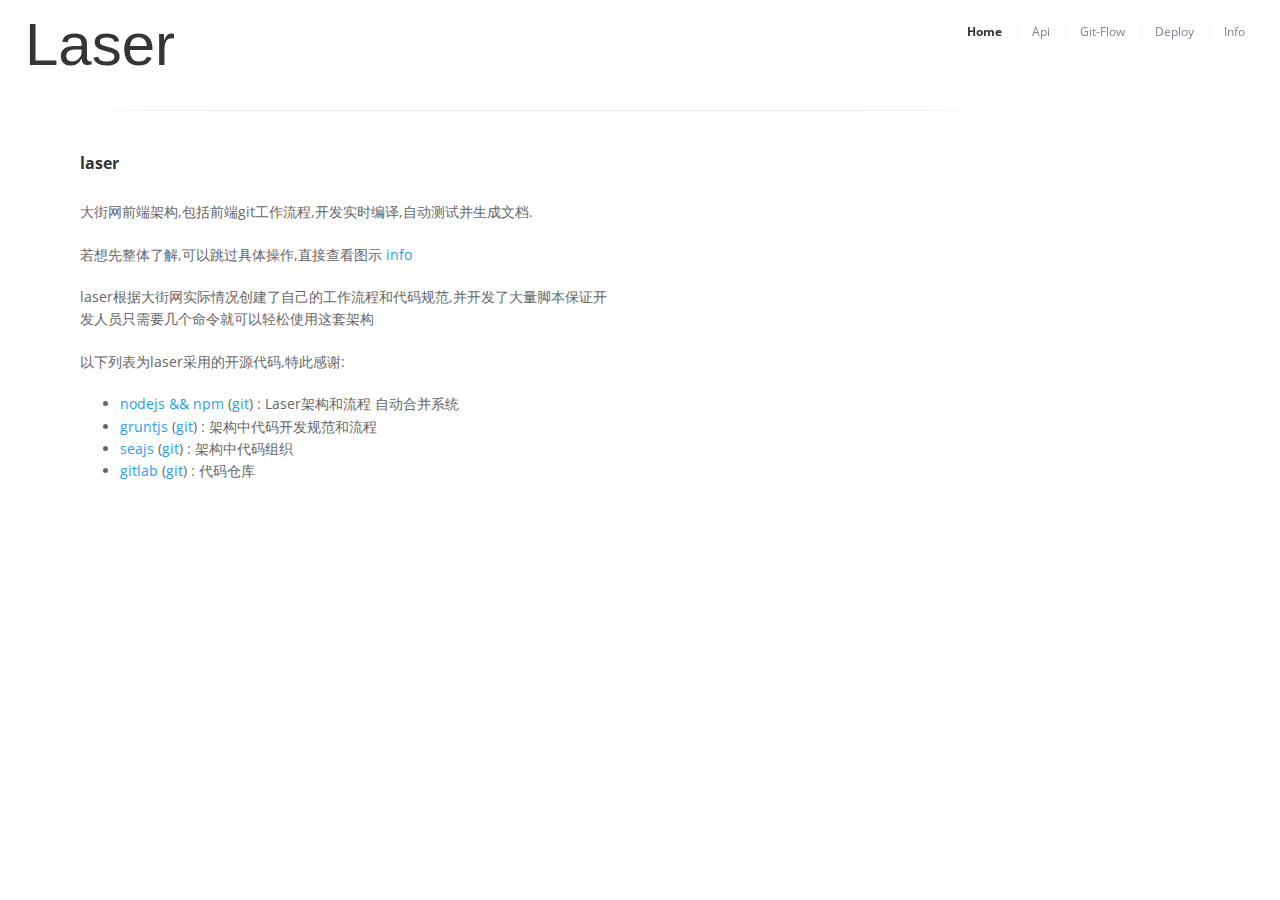
<file: index.html>
<!DOCTYPE HTML>
<html lang="en">
	<head>
		<meta charset="UTF-8">
		<title>Laser - 大街网前端架构</title>
		<link rel="stylesheet" href="http://fonts.googleapis.com/css?family=Open+Sans:300,400,600,700&amp;amp;subset=latin,latin-ext">
		<link media="all" rel="stylesheet" href="css/style.css" type="text/css" />
	</head>
	<body class="inner">
		<section id="content">
		<header>
		<section id="logo">
		<a href="./index.html" title="大街网前端架构">Laser</a>
		</section>
		<nav class="clearfix">
		<a href="./index.html" class="active">Home</a>
		<a href="./api.html">Api</a>
		<a href="./git-flow.html">Git-Flow</a>
		<a href="./deploy.html">Deploy</a>
		<a href="./info.html">Info</a>
		</nav>
		</header>
		<!--[if IE]> 
			<h1> 愿意忍受IE下的混乱样式的就这样看吧,我就不告诉你标准浏览器下会很赏心悦目的</h1>
		<![endif]-->
		<div id="right">
			<section>
			<h3>laser</h3>
			<p>大街网前端架构,包括前端git工作流程,开发实时编译,自动测试并生成文档.</p>
			<p>若想先整体了解,可以跳过具体操作,直接查看图示 <a href="info.html#graphical-show">info</a> </p>
			<p>laser根据大街网实际情况创建了自己的工作流程和代码规范,并开发了大量脚本保证开发人员只需要几个命令就可以轻松使用这套架构</p>
			<p>以下列表为laser采用的开源代码,特此感谢:</p>
			<ul>
				<li>
				<a href="http://nodejs.org/">nodejs && npm</a>
				(<a href="https://github.com/joyent/node">git</a>) : Laser架构和流程 自动合并系统
				</li>
				<li>
				<a href="http://gruntjs.com/">gruntjs</a>
				(<a href="https://github.com/gruntjs/">git</a>) : 架构中代码开发规范和流程
				</li>
				<li>
				<a href="http://seajs.org/">seajs</a>
				(<a href="https://github.com/seajs/seajs">git</a>) : 架构中代码组织
				</li>
				<li>
				<a href="http://gitlab.org/">gitlab</a>
				(<a href="https://github.com/gitlabhq/gitlabhq">git</a>) : 代码仓库
				</li>
			</ul>
			</section>
		</div>
		</section>
	</body>
</html>
</file>
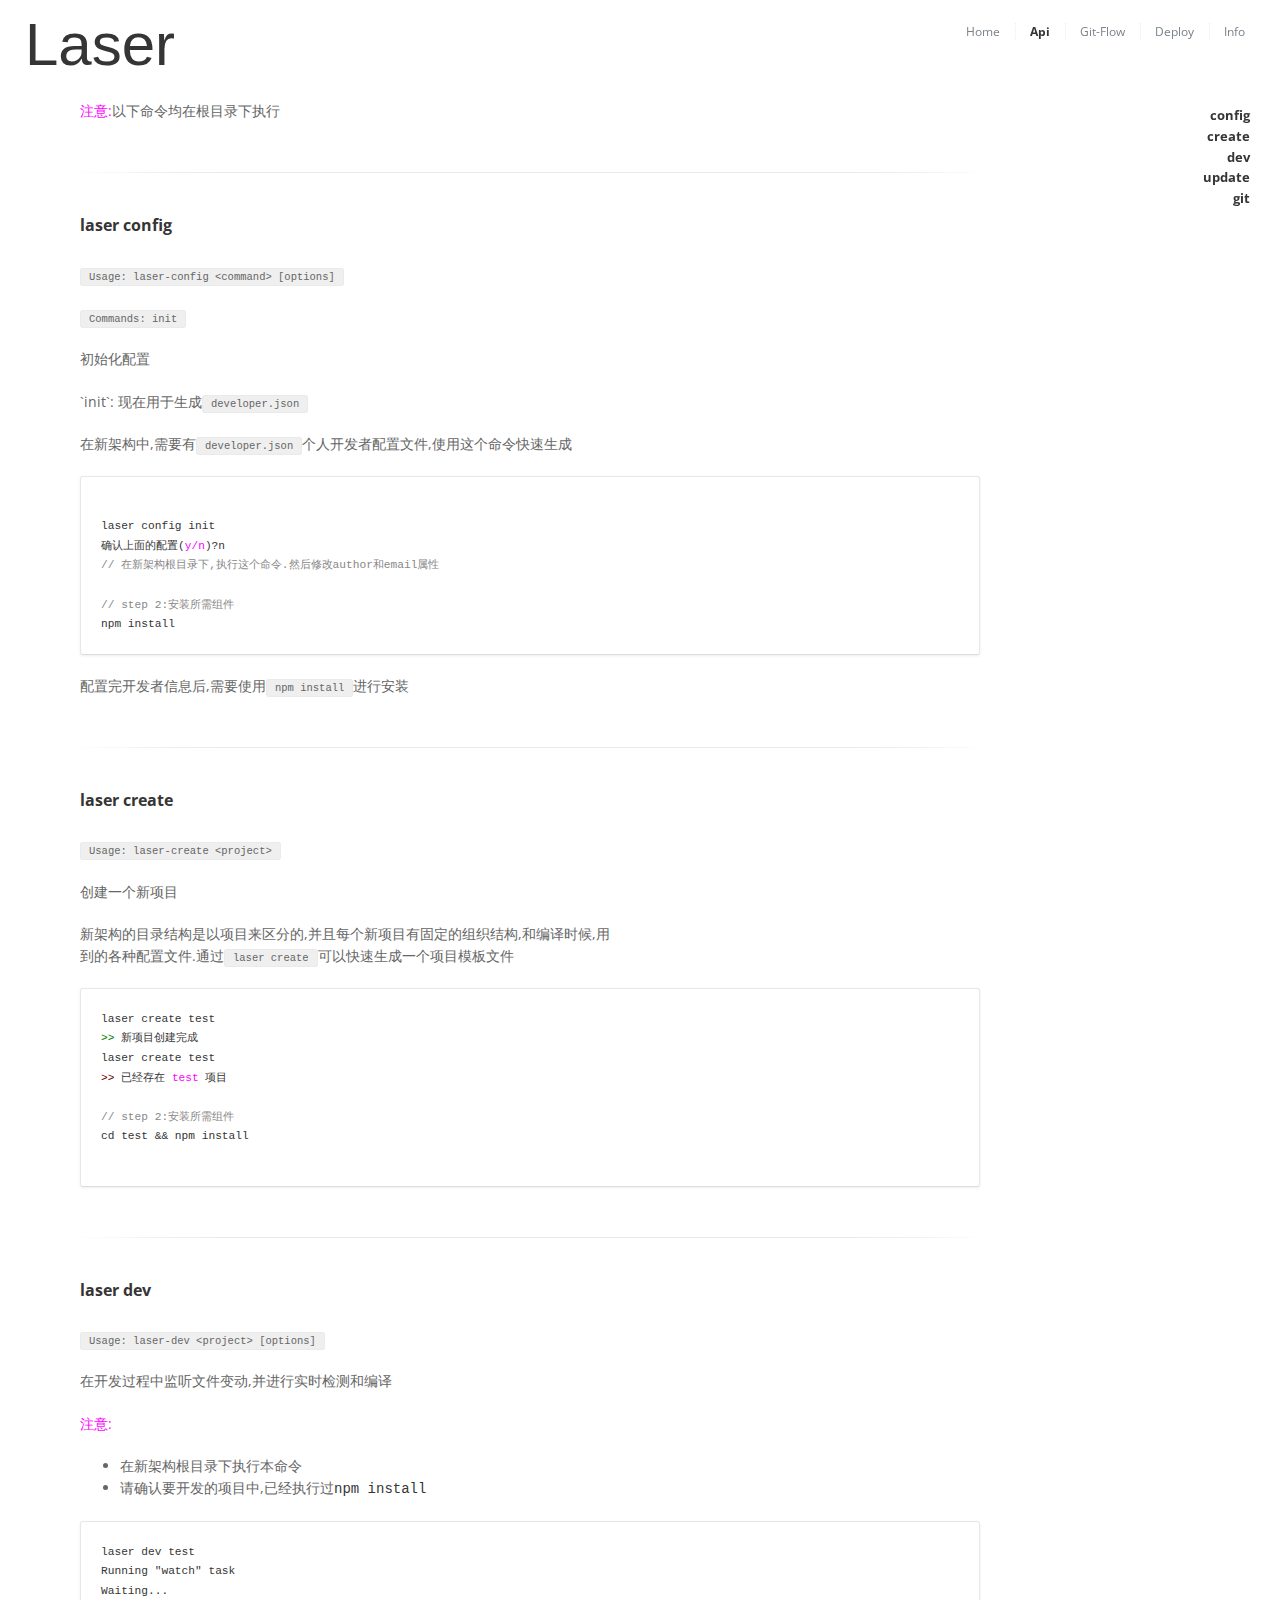
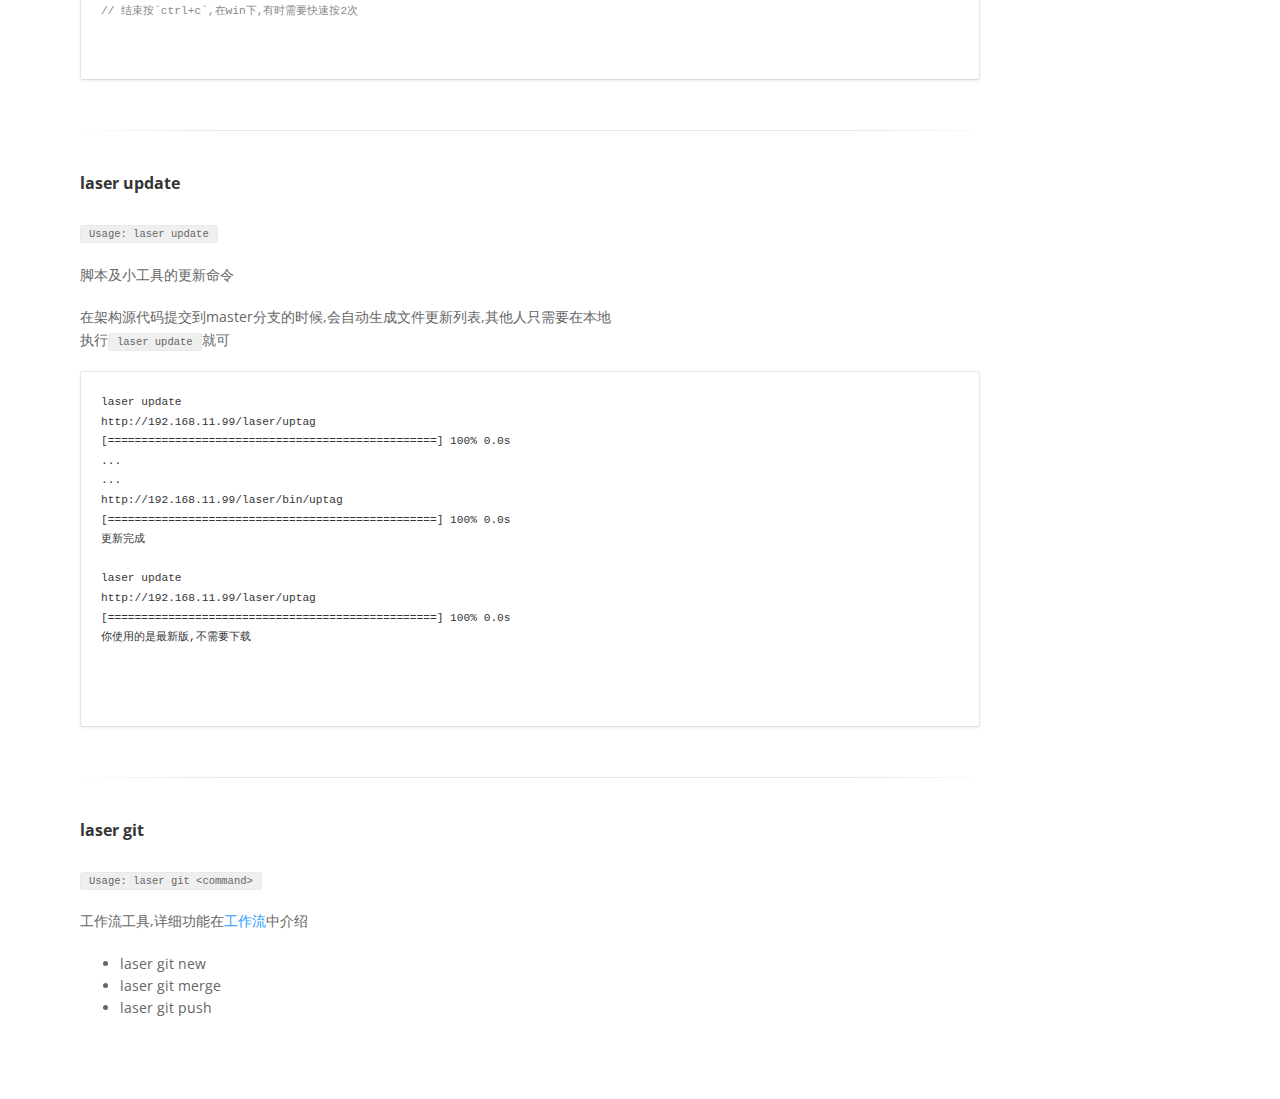
<file: api.html>
<!DOCTYPE HTML>
<html lang="en">
	<head>
		<meta charset="UTF-8">
		<title>Laser - 大街网前端架构</title>
		<link rel="stylesheet" href="http://fonts.googleapis.com/css?family=Open+Sans:300,400,600,700&amp;amp;subset=latin,latin-ext">
		<link media="all" rel="stylesheet" href="css/style.css" type="text/css" />
	</head>
	<body class="inner">
		<section id="content">
		<header>
		<section id="logo">
		<a href="./index.html" title="大街网前端架构">Laser</a>
		</section>
		<nav class="clearfix">
		<a href="./index.html">Home</a>
		<a href="./api.html" class="active">Api</a>
		<a href="./git-flow.html">Git-Flow</a>
		<a href="./deploy.html">Deploy</a>
		<a href="./info.html">Info</a>
		</nav>
		</header>
		<ul id="menu">
			<li>
			<a href="#config">config</a>
			</li>
			<li>
			<a href="#create">create</a>
			</li>
			<li>
			<a href="#dev">dev</a>
			</li>
			<li>
			<a href="#update">update</a>
			</li>
			<li>
			<a href="#git">git</a>
			</li>
		</ul>
		<div id="right">
			<p>
				<span class="code-tip">注意:</span>以下命令均在根目录下执行
			</p>
			<section>
			<h3 id="config">laser config</h3>
			<p><code>Usage: laser-config &lt;command&gt; [options]</code></p>
			<p><code>Commands: init</code></p>
			<p>初始化配置</p>
			<p>`init`: 现在用于生成<code>developer.json</code></p>
			<p>在新架构中,需要有<code>developer.json</code>个人开发者配置文件,使用这个命令快速生成</p>
			
			<pre class="js"><code>
laser config init
确认上面的配置(<span class="code-tip">y/n</span>)?n
<span class="comment">// 在新架构根目录下,执行这个命令.然后修改author和email属性</span>
<span></span>
<span class="comment">// step 2:安装所需组件</span>
npm install
</code></pre>
			<p>配置完开发者信息后,需要使用<code>npm install</code>进行安装</p>
			</section>
			<section id="create">
				<h3>laser create</h3>
				<p><code>Usage: laser-create &lt;project&gt;</code></p>
				<p>创建一个新项目</p>
				<p>新架构的目录结构是以项目来区分的,并且每个新项目有固定的组织结构,和编译时候,用到的各种配置文件.通过<code>laser create</code>可以快速生成一个项目模板文件</p>
				<pre class="js"><code>laser create test
<span class="code-ok">>></span> 新项目创建完成
laser create test
<span class="code-err">>></span> 已经存在 <span class="code-tip">test</span> 项目
<span></span>
<span class="comment">// step 2:安装所需组件</span>
cd test && npm install</code>
				</pre>
			</section>
			<section id="dev">
				<h3>laser dev</h3>
				<p><code>Usage: laser-dev &lt;project&gt; [options]</code></p>
				<p>在开发过程中监听文件变动,并进行实时检测和编译</p>
				<p class="code-tip">注意:</p>
				<ul>
					<li>在新架构根目录下执行本命令</li>
					<li>请确认要开发的项目中,已经执行过<code>npm install</code></li>
				</ul>
				<pre class="js"><code>laser dev test
Running "watch" task
Waiting...
<span class="comment">// 结束按`ctrl+c`,在win下,有时需要快速按2次</span>
</code>
				</pre>
			</section>
			<section id="update">
				<h3>laser update</h3>
				<p><code>Usage: laser update</code></p>
				<p>脚本及小工具的更新命令</p>
				<p>在架构源代码提交到master分支的时候,会自动生成文件更新列表,其他人只需要在本地执行<code>laser update</code>就可</p>
				<pre class="js"><code>laser update
http://192.168.11.99/laser/uptag
[=================================================] 100% 0.0s
...
...
http://192.168.11.99/laser/bin/uptag
[=================================================] 100% 0.0s
更新完成
<span></span>
laser update
http://192.168.11.99/laser/uptag
[=================================================] 100% 0.0s
你使用的是最新版,不需要下载

</code>
				</pre>
			</section>
			<section id="git">
				<h3>laser git</h3>
				<p><code>Usage: laser git &lt;command&gt;</code></p>
				<p>工作流工具,详细功能在<a href='git-flow.html'>工作流</a>中介绍</p>
				<ul>
					<li>laser git new</li>
					<li>laser git merge</li>
					<li>laser git push</li>
				</ul>
			</section>
		</div>
		</section>
	</body>
</html>
</file>
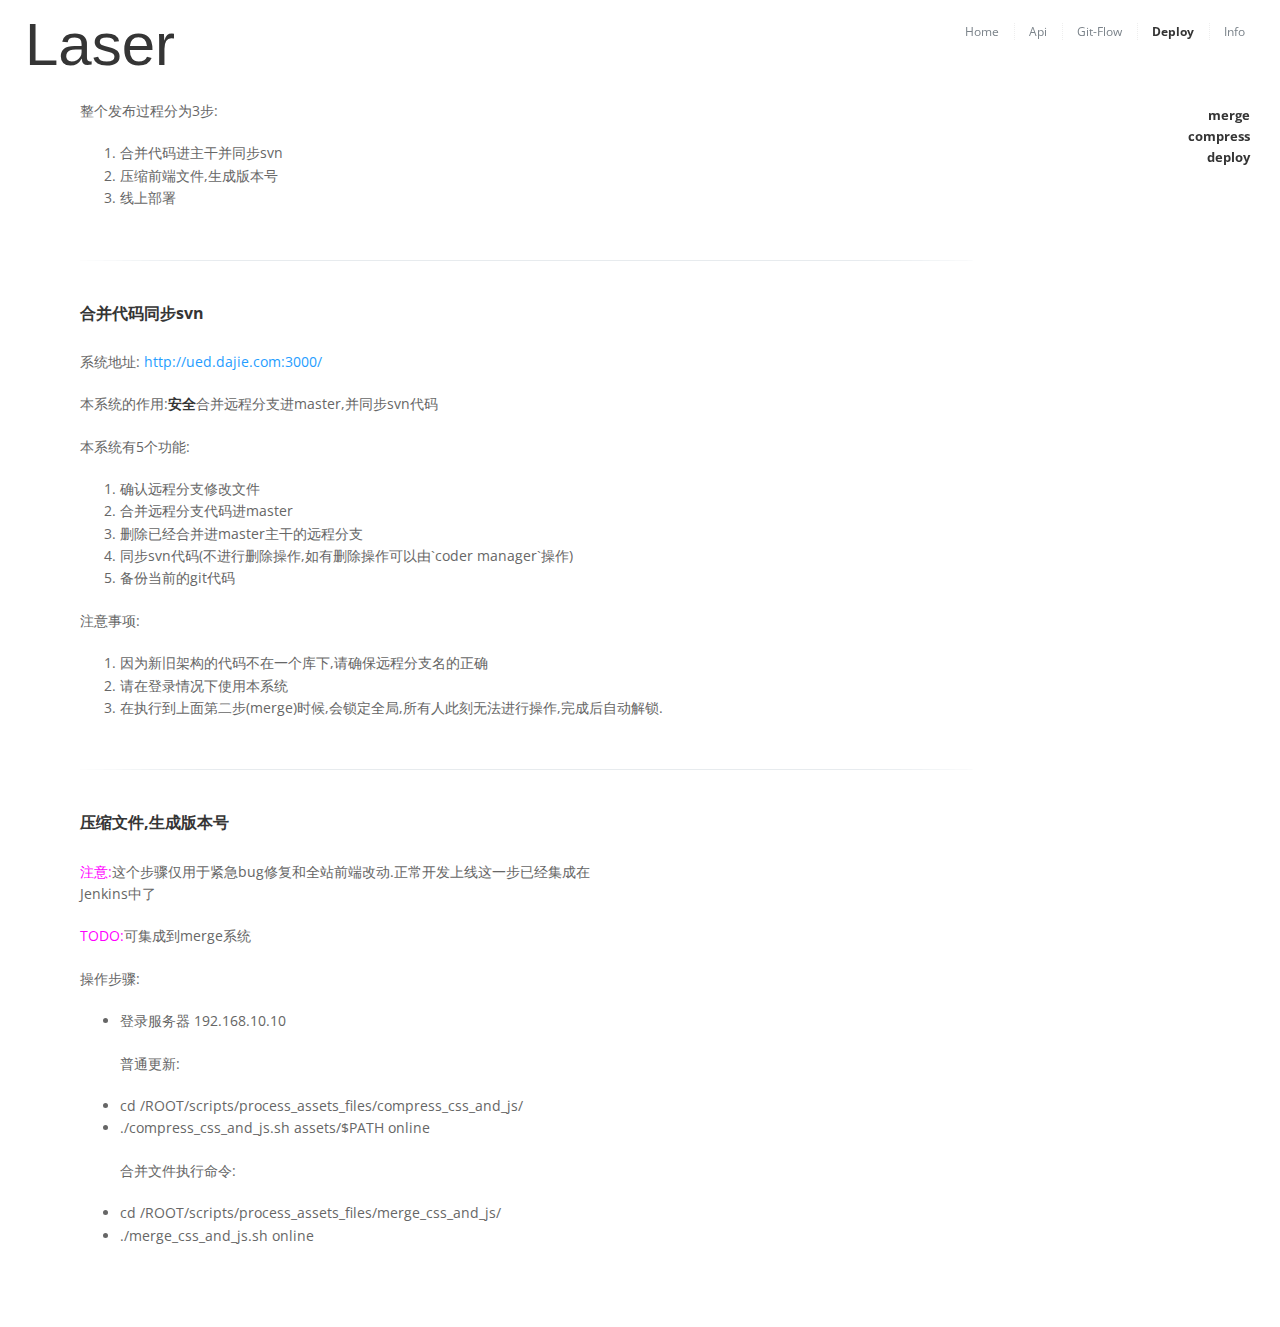
<file: deploy.html>
<!DOCTYPE HTML>
<html lang="en">
	<head>
		<meta charset="UTF-8">
		<title>Laser - 大街网前端架构</title>
		<link rel="stylesheet" href="http://fonts.googleapis.com/css?family=Open+Sans:300,400,600,700&amp;amp;subset=latin,latin-ext">
		<link media="all" rel="stylesheet" href="css/style.css" type="text/css" />
	</head>
	<body class="inner">
		<section id="content">
		<header>
		<section id="logo">
		<a href="./index.html" title="大街网前端架构">Laser</a>
		</section>
		<nav class="clearfix">
		<a href="./index.html">Home</a>
		<a href="./api.html">Api</a>
		<a href="./git-flow.html">Git-Flow</a>
		<a href="./deploy.html" class="active">Deploy</a>
		<a href="./info.html">Info</a>
		</nav>
		</header>
		<ul id="menu">
			<li>
			<a href="#merge">merge</a>
			</li>
			<li>
			<a href="#compress">compress</a>
			</li>
			<li>
			<a href="#deploy">deploy</a>
			</li>
		</ul>
		<div id="right">
			<p>
				整个发布过程分为3步:
			</p>
			<ol>
				<li>合并代码进主干并同步svn</li>
				<li>压缩前端文件,生成版本号</li>
				<li>线上部署</li>
			</ol>
			<section id="merge">
				<h3>合并代码同步svn</h3>
				<p>系统地址: <a href="http://ued.dajie.com:3000/">http://ued.dajie.com:3000/</a></p>
				<p>本系统的作用:<strong>安全</strong>合并远程分支进master,并同步svn代码</p>
				<p>本系统有5个功能:</p>
				<ol>
					<li>确认远程分支修改文件</li>
					<li>合并远程分支代码进master</li>
					<li>删除已经合并进master主干的远程分支</li>
					<li>同步svn代码(不进行删除操作,如有删除操作可以由`coder manager`操作)</li>
					<li>备份当前的git代码</li>
				</ol>
				<p>注意事项:</p>
				<ol>
					<li>因为新旧架构的代码不在一个库下,请确保远程分支名的正确</li>
					<li>请在登录情况下使用本系统</li>
					<li>在执行到上面第二步(merge)时候,会锁定全局,所有人此刻无法进行操作,完成后自动解锁.</li>
				</ol>
			</section>
			<section id='compress'>
			<h3>压缩文件,生成版本号</h3>
			<p><span class="code-tip">注意:</span>这个步骤仅用于紧急bug修复和全站前端改动.正常开发上线这一步已经集成在Jenkins中了</p>
				<p><span class="code-tip">TODO:</span>可集成到merge系统</p>
				<p>操作步骤:</p>
				<ul>
					<li>登录服务器 192.168.10.10</li>
					<p>普通更新:</p>
					<li>cd /ROOT/scripts/process_assets_files/compress_css_and_js/</li>
					<li>./compress_css_and_js.sh assets/$PATH online </li>
					<p>合并文件执行命令:</p>
					<li>cd /ROOT/scripts/process_assets_files/merge_css_and_js/</li>
					<li>./merge_css_and_js.sh online</li>
				</ul>
			</section>
	</body>
</html>
</file>
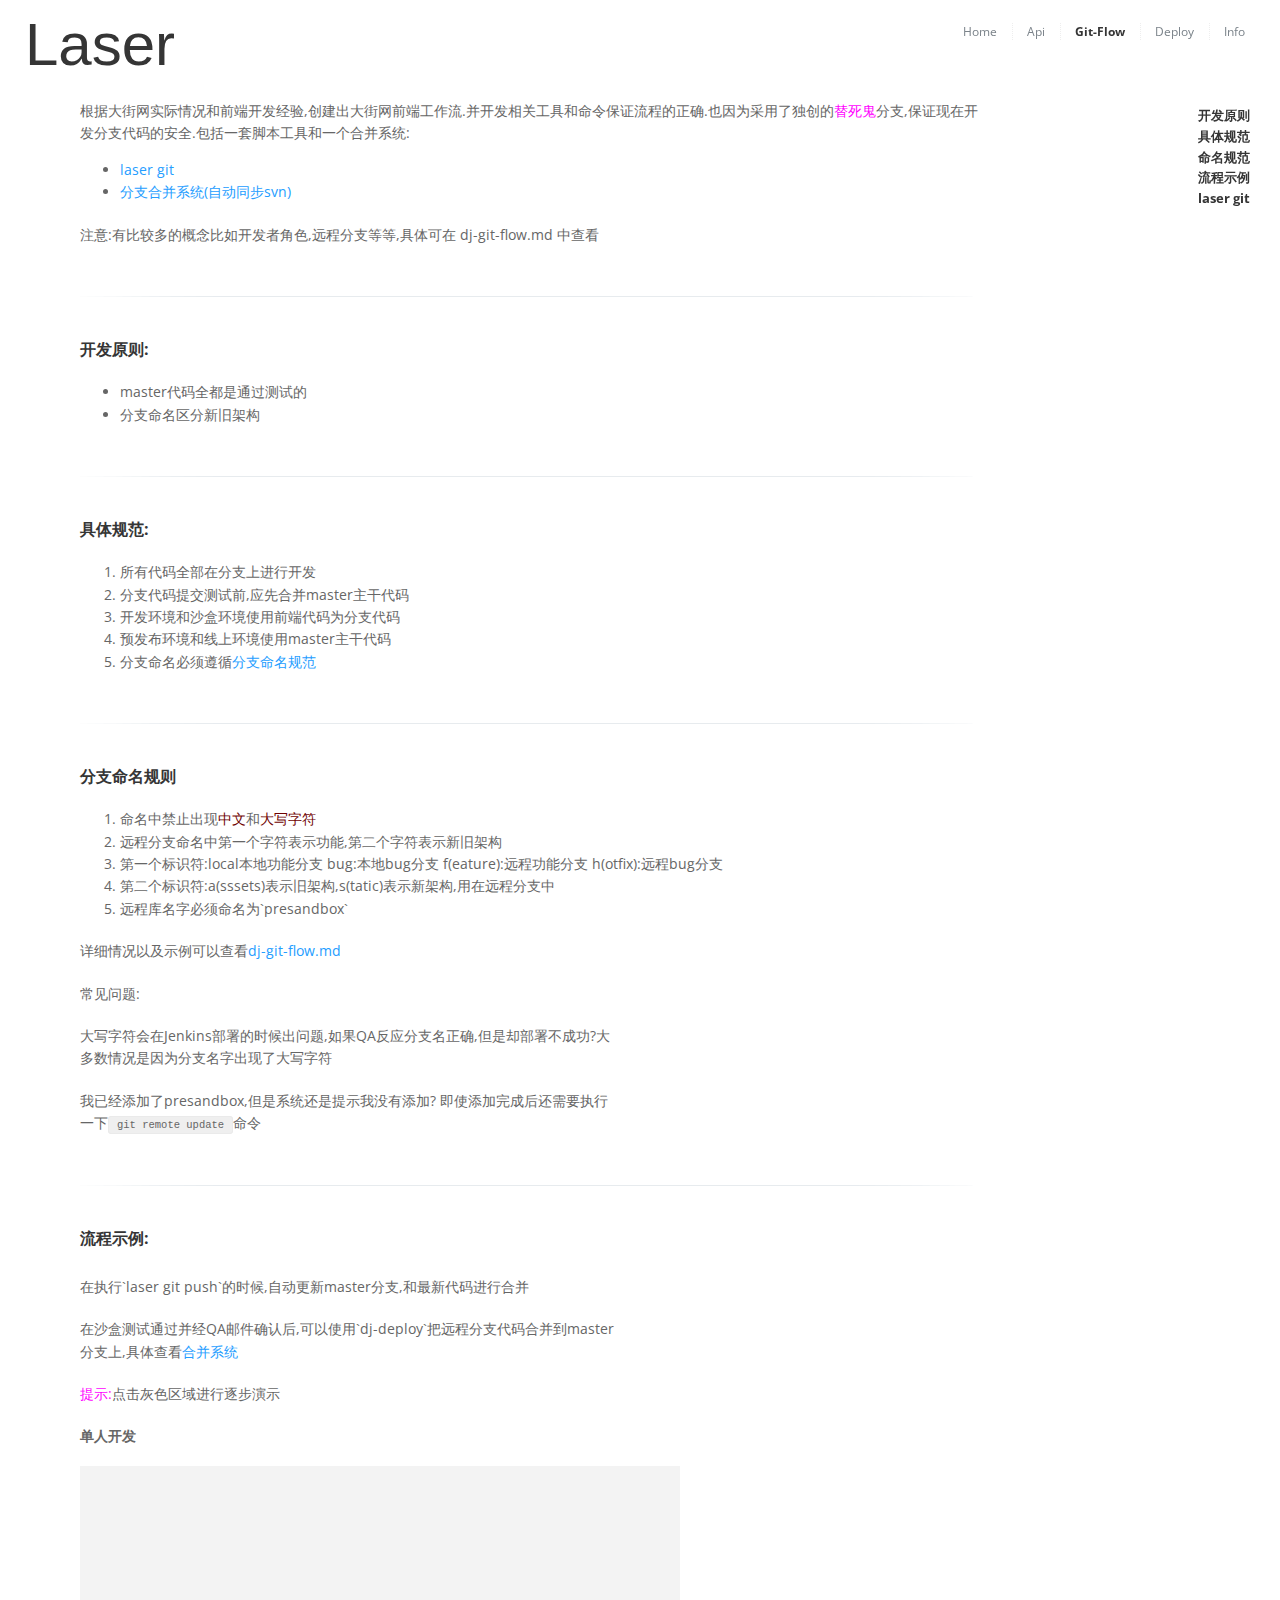
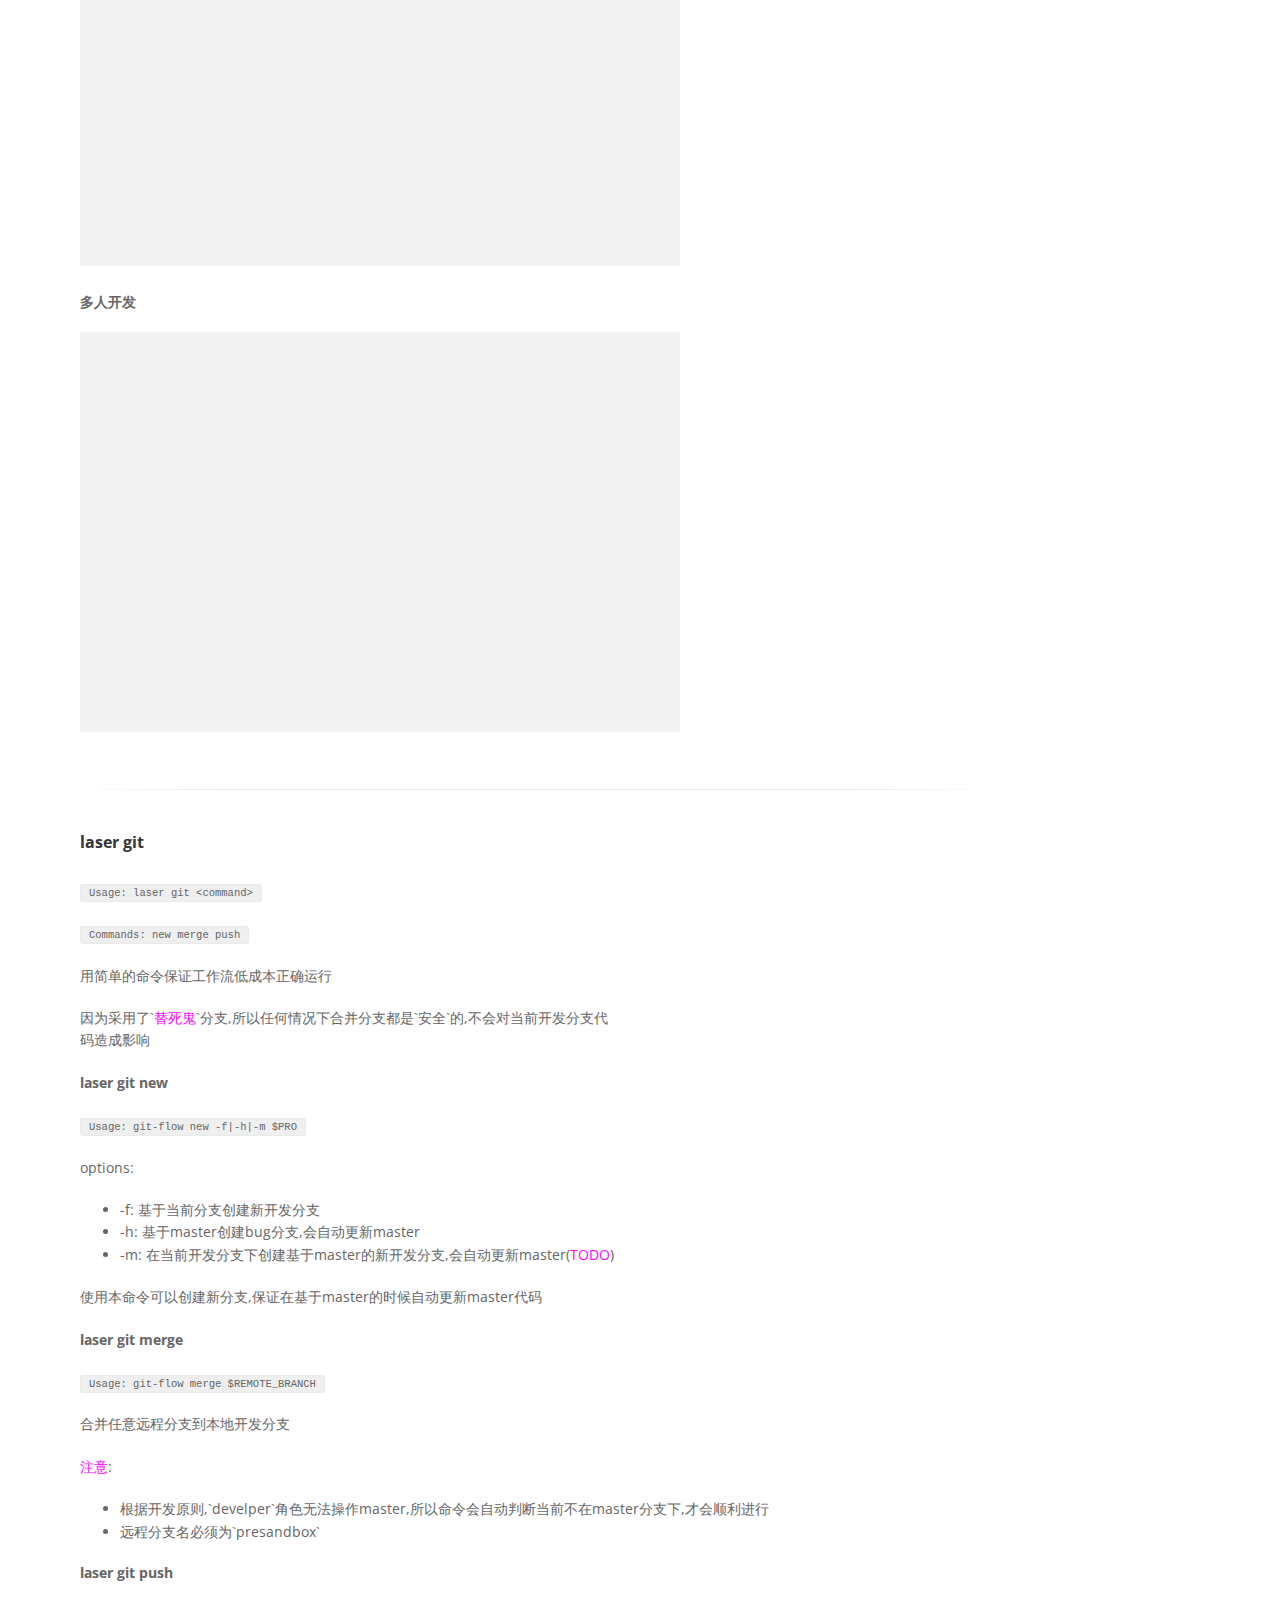
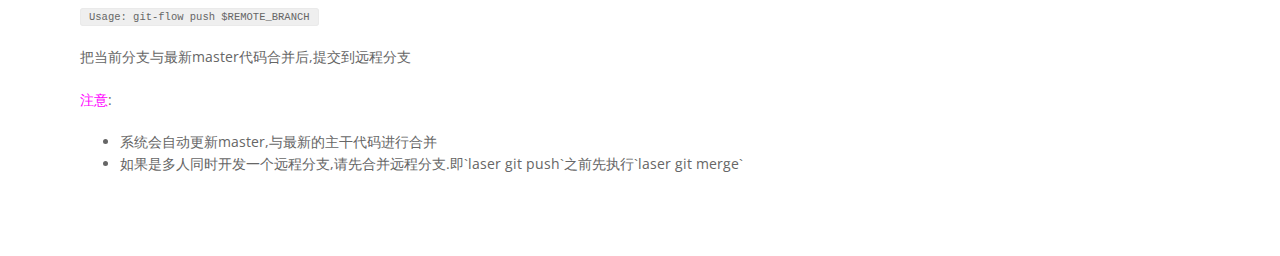
<file: git-flow.html>
<!DOCTYPE HTML>
<html lang="en">
	<head>
		<meta charset="UTF-8">
		<title>Laser - 大街网前端架构</title>
		<link rel="stylesheet" href="http://fonts.googleapis.com/css?family=Open+Sans:300,400,600,700&amp;amp;subset=latin,latin-ext">
		<link media="all" rel="stylesheet" href="css/style.css" type="text/css" />
		<script src="js/d3.js" type="text/javascript"></script>
		
		<!--[if IE]>  
		<script type="text/javascript">
			window.onload=function(){
				alert("IE下无法正常观看流程演示")
			}
		</script>
		<![endif]-->
	</head>
	<body class="inner">
		<section id="content">
		<header>
		<section id="logo">
		<a href="./index.html" title="大街网前端架构">Laser</a>
		</section>
		<nav class="clearfix">
		<a href="./index.html">Home</a>
		<a href="./api.html">Api</a>
		<a href="./git-flow.html" class="active">Git-Flow</a>
		<a href="./deploy.html">Deploy</a>
		<a href="./info.html">Info</a>
		</nav>
		</header>
		<ul id="menu">
			<li>
			<a href="#principle">开发原则</a>
			</li>
			<li>
			<a href="#standard">具体规范</a>
			</li>
			<li>
			<a href="#naming">命名规范</a>
			</li>
			<li>
			<a href="#demo">流程示例</a>
			</li>
			<li>
			<a href="#laser.git">laser git</a>
			</li>
		</ul>
		<div id="right">
			根据大街网实际情况和前端开发经验,创建出大街网前端工作流.并开发相关工具和命令保证流程的正确.也因为采用了独创的<span class="code-tip">替死鬼</span>分支,保证现在开发分支代码的安全.包括一套脚本工具和一个合并系统:
			<ul>
				<li><a href="#laser.git">laser git</a></li>
				<li><a href="deploy.html#deploy">分支合并系统(自动同步svn)</a></li>
			</ul>
			<p>注意:有比较多的概念比如开发者角色,远程分支等等,具体可在 dj-git-flow.md 中查看</p>
			<section>
			<h3 id="principle">开发原则:</h3>
			<ul>
				<li>master代码全都是通过测试的</li>
				<li>分支命名区分新旧架构</li>
			</ul>
			<h3 id="standard">具体规范:</h3>
			<ol>
				<li>所有代码全部在分支上进行开发</li>
				<li>分支代码提交测试前,应先合并master主干代码</li>
				<li>开发环境和沙盒环境使用前端代码为分支代码</li>
				<li>预发布环境和线上环境使用master主干代码</li>
				<li>分支命名必须遵循<a href="#">分支命名规范</a></li>
			</ol>

			<h3 id="naming">分支命名规则</h3>
			<ol>
				<li>命名中禁止出现<span class="code-err">中文</span>和<span class="code-err">大写字符</span> </li>
				<li>远程分支命名中第一个字符表示功能,第二个字符表示新旧架构</li>
				<li>第一个标识符:local本地功能分支 bug:本地bug分支 f(eature):远程功能分支 h(otfix):远程bug分支</li>
				<li>第二个标识符:a(sssets)表示旧架构,s(tatic)表示新架构,用在远程分支中</li>
				<li>远程库名字必须命名为`presandbox`</li>
			</ol>
			<p>详细情况以及示例可以查看<a href="http://ued.dajie.com/ued/laser/tree/master/dj-git-flow.md">dj-git-flow.md</a></p>
			<p>常见问题:</p>
			<p> 大写字符会在Jenkins部署的时候出问题,如果QA反应分支名正确,但是却部署不成功?大多数情况是因为分支名字出现了大写字符</p>
			<p>我已经添加了presandbox,但是系统还是提示我没有添加? 即使添加完成后还需要执行一下<code>git remote update</code>命令</p>
			</section>
			<section>
			<h3 id="demo">流程示例:</h3>
				<p>在执行`laser git push`的时候,自动更新master分支,和最新代码进行合并</p>
				<p>在沙盒测试通过并经QA邮件确认后,可以使用`dj-deploy`把远程分支代码合并到master分支上,具体查看<a href="">合并系统</a></p>
				<p><span class="code-tip">提示:</span>点击灰色区域进行逐步演示</p>

				<h4>单人开发</h4>
				<div id="sigle" onclick="update('sigle')"></div>
				<h4>多人开发</h4>
				<div id="multi" onclick="update('multi')"></div>
			</section>

			<section>
				<h3 id="laser.git">laser git</h3>
				<p><code>Usage: laser git &lt;command&gt;</code></p>
				<p><code>Commands: new merge push</code></p>
				<p>用简单的命令保证工作流低成本正确运行</p>
				<p>因为采用了`<span class="code-tip">替死鬼</span>`分支,所以任何情况下合并分支都是`安全`的,不会对当前开发分支代码造成影响</p>
				<h4>laser git new</h4>
				<p><code>Usage: git-flow new -f|-h|-m $PRO</code></p>
				<p>options:</p>
				<ul>
					<li>-f: 基于当前分支创建新开发分支</li>
					<li>-h: 基于master创建bug分支,会自动更新master</li>
					<li>-m: 在当前开发分支下创建基于master的新开发分支,会自动更新master(<span class="code-tip">TODO</span>)</li>
				</ul>
				<p>使用本命令可以创建新分支,保证在基于master的时候自动更新master代码</p>
				<h4>laser git merge</h4>
				<p><code>Usage: git-flow merge $REMOTE_BRANCH</code></p>
				<p>合并任意远程分支到本地开发分支</p>
				<p><span class="code-tip">注意</span>:</p>
				<ul>
					<li>根据开发原则,`develper`角色无法操作master,所以命令会自动判断当前不在master分支下,才会顺利进行</li>
					<li>远程分支名必须为`presandbox`</li>
				</ul>

				<h4>laser git push</h4>
				<p><code>Usage: git-flow push $REMOTE_BRANCH</code></p>
				<p>把当前分支与最新master代码合并后,提交到远程分支</p>
				<p><span class="code-tip">注意</span>:</p>
				<ul>
					<li>系统会自动更新master,与最新的主干代码进行合并</li>
					<li>如果是多人同时开发一个远程分支,请先合并远程分支.即`laser git push`之前先执行`laser git merge`</li>
				</ul>


			</section>

		</div>
		</section>
		<script src="js/git-flow.js" type="text/javascript"></script>
	</body>
</html>
</file>
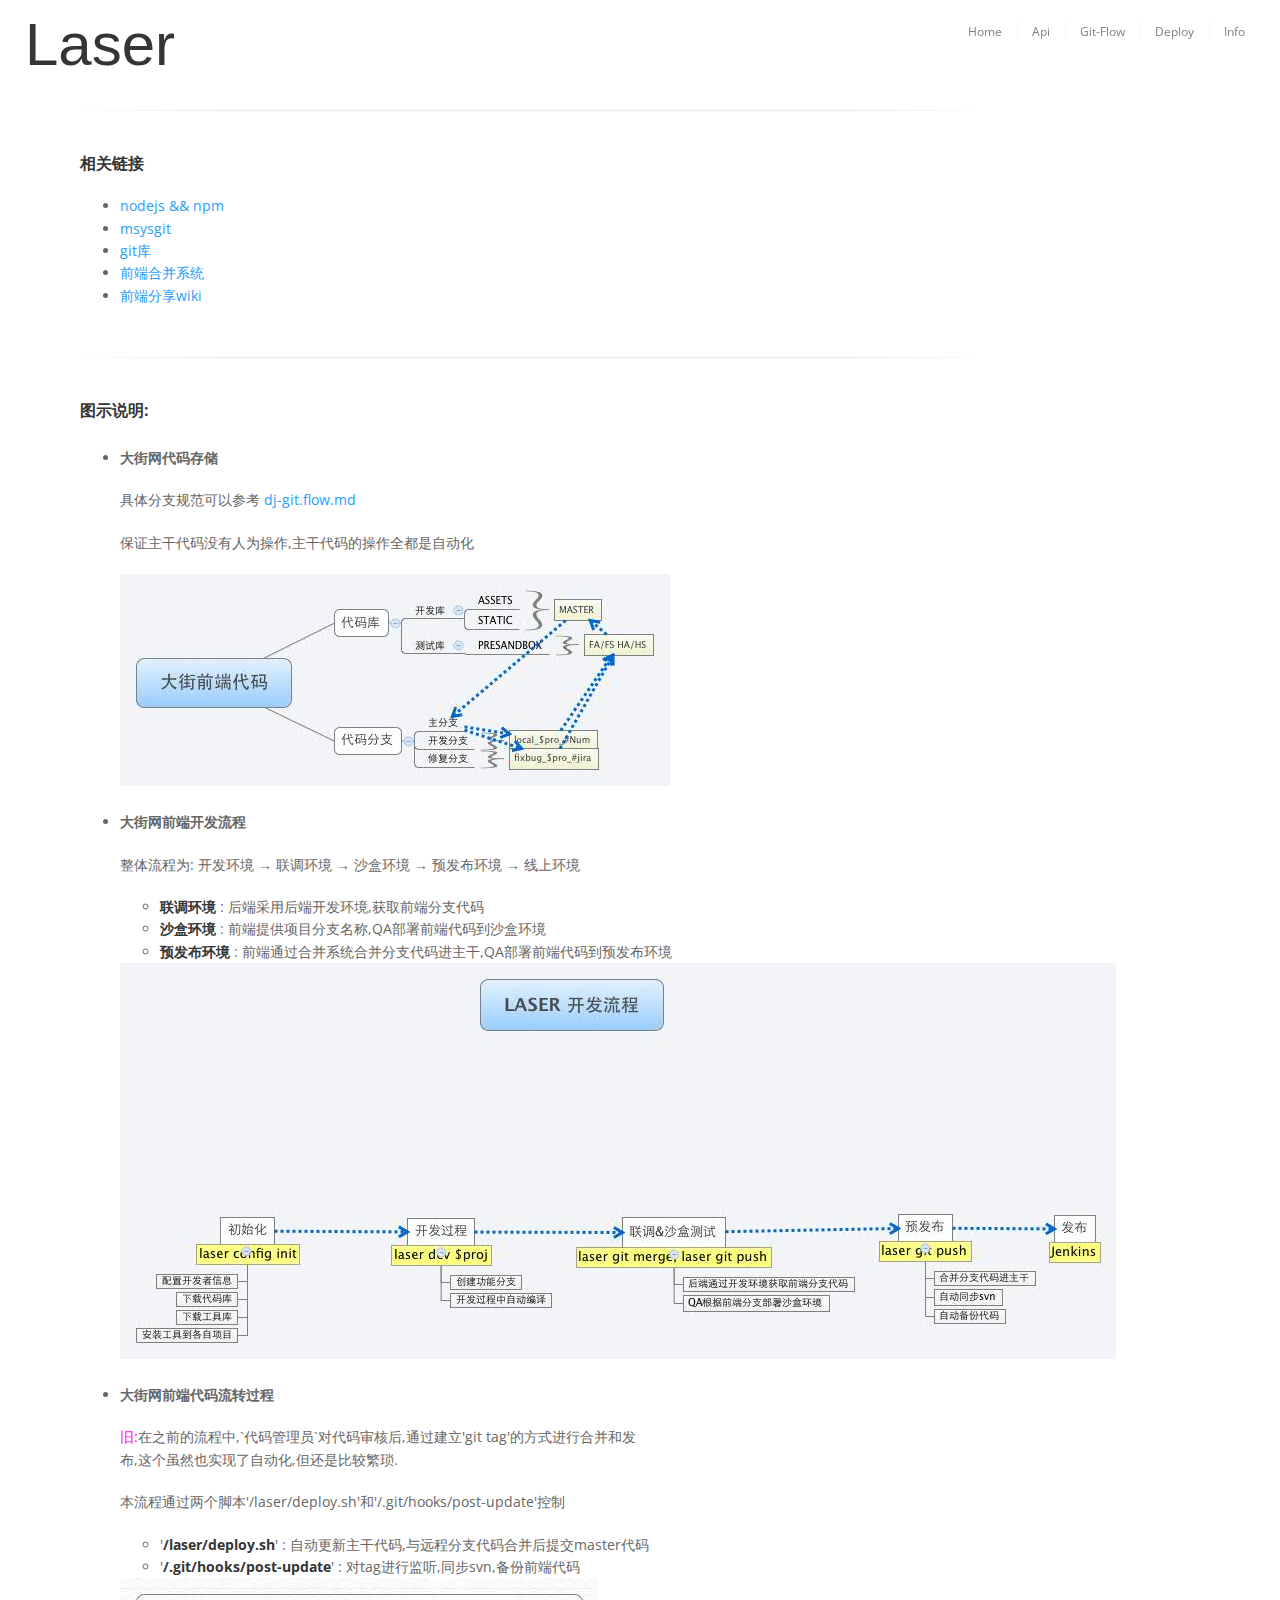
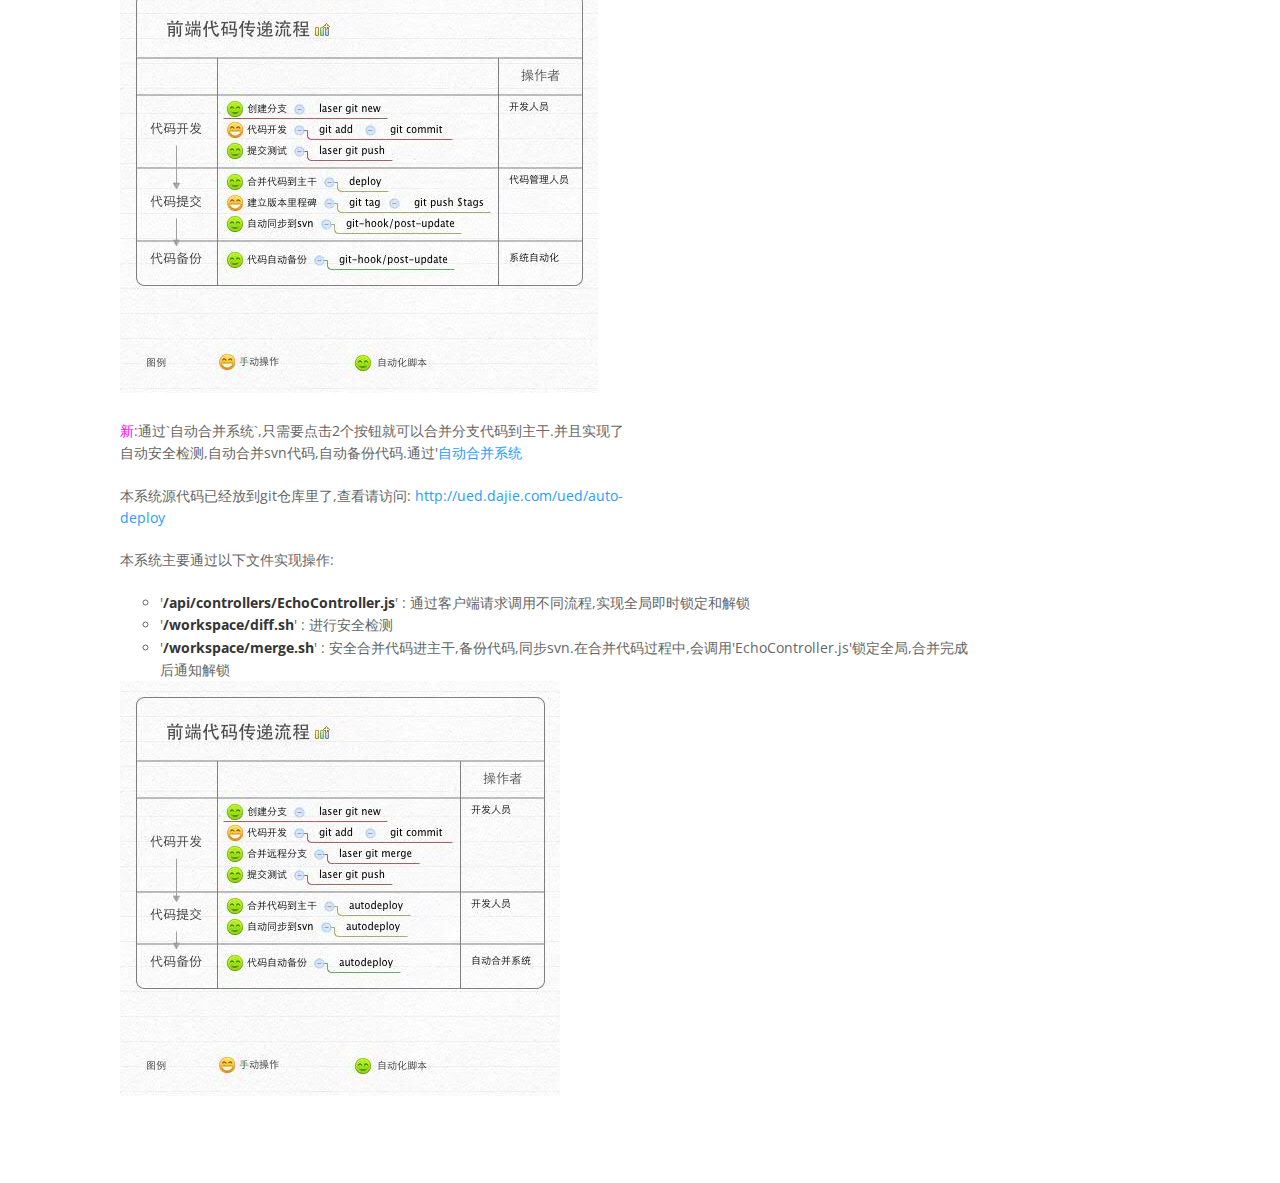
<file: info.html>
<!DOCTYPE HTML>
<html lang="en">
	<head>
		<meta charset="UTF-8">
		<title>Laser - 大街网前端架构</title>
		<link rel="stylesheet" href="http://fonts.googleapis.com/css?family=Open+Sans:300,400,600,700&amp;amp;subset=latin,latin-ext">
		<link media="all" rel="stylesheet" href="css/style.css" type="text/css" />
	</head>
	<body class="inner">
		<section id="content">
		<header>
		<section id="logo">
		<a href="./index.html" title="大街网前端架构">Laser</a>
		</section>
		<nav class="clearfix">
		<a href="./index.html">Home</a>
		<a href="./api.html">Api</a>
		<a href="./git-flow.html">Git-Flow</a>
		<a href="./deploy.html">Deploy</a>
		<a href="./info.html">Info</a>
		</nav>
		</header>

		<div id="right">
			<section>
			<h3>相关链接</h3>
			<ul>
				<li><a href="http://nodejs.org/">nodejs && npm</a></li>
				<li>
				<a href="http://msysgit.github.io/">msysgit</a>
				</li>
				<li><a href="http://ued.dajie.com">git库</a></li>
				<li>
				<a href="http://ued.dajie.com:3000">前端合并系统</a>
				</li>
				<li>
				<a href="http://ued.dajie.com/ued/doc/wikis/home">前端分享wiki</a>
				</li>
			</ul>
			</section>

			<section id="graphical-show">
			<h3>图示说明:</h3>
			<ul>
				<li>
				<h4>大街网代码存储</h4>
				<p>具体分支规范可以参考 <a href="#">dj-git.flow.md</a></p>
				<p>保证主干代码没有人为操作,主干代码的操作全都是自动化</p>
				<img src="image/laser-code-store.jpg" alt="大街网代码存储" />
				</li>
				<li>
				<h4>大街网前端开发流程</h4>
				<p>整体流程为: 开发环境 &rarr; 联调环境 &rarr; 沙盒环境 &rarr; 预发布环境 &rarr; 线上环境</p>
				<ul>
					<li><strong>联调环境</strong> : 后端采用后端开发环境,获取前端分支代码</li>
					<li><strong>沙盒环境</strong> : 前端提供项目分支名称,QA部署前端代码到沙盒环境</li>
					<li><strong>预发布环境</strong> : 前端通过合并系统合并分支代码进主干,QA部署前端代码到预发布环境</li>
				</ul>
				<img src="image/laser-dev-flow.jpg" alt="大街网前端开发流程" />
				</li>
				<li>
				<h4>大街网前端代码流转过程</h4>
				<p><span class="code-tip">旧:</span>在之前的流程中,`代码管理员`对代码审核后,通过建立'git tag'的方式进行合并和发布,这个虽然也实现了自动化,但还是比较繁琐.</p>
				<p>本流程通过两个脚本'/laser/deploy.sh'和'/.git/hooks/post-update'控制</p>
				<ul>
					<li>'<strong>/laser/deploy.sh</strong>' : 自动更新主干代码,与远程分支代码合并后提交master代码</li>
					<li>'<strong>/.git/hooks/post-update</strong>' : 对tag进行监听,同步svn,备份前端代码</li>
				</ul>
				
				<img src="image/laser-code-flow-old.jpg" alt="大街网前端代码流转过程-旧" />
				<p><span class="code-tip">新:</span>通过`自动合并系统`,只需要点击2个按钮就可以合并分支代码到主干.并且实现了自动安全检测,自动合并svn代码,自动备份代码.通过'<a href="http://ued.dajie.com:3000">自动合并系统</a></p>
				<p>本系统源代码已经放到git仓库里了,查看请访问: <a href="http://ued.dajie.com/ued/auto-deploy">http://ued.dajie.com/ued/auto-deploy</a></p>
				<p>本系统主要通过以下文件实现操作:</p>
				<ul>
					<li>'<strong>/api/controllers/EchoController.js</strong>' : 通过客户端请求调用不同流程,实现全局即时锁定和解锁</li>
					<li>'<strong>/workspace/diff.sh</strong>' : 进行安全检测</li>
					<li>'<strong>/workspace/merge.sh</strong>' : 安全合并代码进主干,备份代码,同步svn.在合并代码过程中,会调用'EchoController.js'锁定全局,合并完成后通知解锁</li>
				</ul>
				<img src="image/laser-code-flow-new.jpg" alt="大街网前端代码流转过程-新" />

				</li>
			</ul>
			</section>
		</div>
	</body>
</html>
</file>
<file: css/style.css>
/* general */

* {
	-webkit-box-sizing: border-box;
	-moz-box-sizing: border-box;
	box-sizing: border-box;
}

body {
	font: 400 14px/1.6 "Open Sans", sans-serif;
	margin: 0;
	padding: 0;
	color: #666;
}

h1, h2, h3 {
	margin: 5px 0;
	font-weight: normal;
	color: #353535;
	-webkit-font-smoothing: antialiased;
}

p em {
	font-weight: bold;
	font-style: normal;
	color: #353535;
}

p {
	margin: 20px 0;
}

strong {
	color: #353535;
}

.inner {
	margin-top: 100px;
}

#content {
	margin-left: 80px;
	width: 900px;
	margin-bottom: 80px;
}

li code {
	color: #353535;
}

section section p {
	width: 60%;
}

h2 {
	margin-top: 80px;
	font-weight: bold;
}

h3 {
	background: url(image/hr.png) top center no-repeat;
	margin-top: 40px;
	padding-top: 50px;
	padding-bottom: 5px;
	font-weight: bold;
}

/* links */

a {
	color: #259dff;
	text-decoration: none;
}

a:hover {
	text-decoration: underline;
}

:target {
	padding-top: 80px;
}

nav a {
	font-size: 12px;
	color: #7B838A;
}

/* logo */

#logo {
	margin-top: 180px;
	margin-bottom: 180px;
	margin-left: 80px;
	padding-left: 40px;
	width: 440px;
	border-left: 1px dotted #eee;
	-webkit-font-smoothing: antialiased;
}

#logo a {
	color: #353535;
	font: 400 60px "Helvetica Neue", Helvetica, Arial, sans-serif;
}

#logo a:hover {
	text-decoration: none;
	color: #858585;
}

/* secondary page logo */

.inner header {
	position: fixed;
	top: 0;
	left: 0;
	background: rgba(255,255,255,.8);
	width: 100%;
	height: 55px;
	z-index: 100;
}

.inner.scroll header {
	border-bottom: 1px solid #ddd;
	box-shadow: 0 0 4px #eee;
}

.inner #logo {
	position: fixed;
	top: 0;
	margin: 0;
	padding: 10px 25px;
	width: auto;
	border-left: none;
}

.inner #logo .express {
	font-size: 25px;
}

.inner #logo em {
	display: none;
}

.inner .description {
	display: none;
}

/* code */

p code {
	background: #efefef;
	border: 1px solid #eaeaea;
	font-family: monaco, monospace;
	font-size: .75em;
	padding: 2px 8px;
	-webkit-border-radius: 3px;
}

pre {
	color: #353535;
	font-size: 14px;
	line-height: 1.4;
	margin: 20px 0;
	padding: 20px;
	background: white;
	border: 1px solid #e7e7e7;
	border-bottom: 1px solid #ddd;
	-webkit-box-shadow: 0 1px 3px 0 #eee;
	-webkit-border-radius: 3px;
}

pre code {
	font-family: monaco, monospace;
	font-size: .8em;
}

code .comment { color: #888 }
code .init { color: #2F6FAD }
code .string { color: #5890AD }
code .keyword { color: #8A6343 }
code .number { color: #2F6FAD }

/* top button */

.scroll #top {
	opacity: .2;
}

#top {
	line-height: 0;
	background: black;
	-webkit-border-radius: 2px;
	position: fixed;
	bottom: 15px;
	right: 15px;
	padding: 8px;
	text-decoration: none;
	color: white;
	opacity: 0;
	-webkit-transition: opacity 300ms;
}

#top:hover {
	opacity: 1;
}

#top img {
	width: 8px;
	height: 5px;
}

/* navigation */

nav {
	position: fixed;
	top: 20px;
	right: 15px;
	z-index: 100;
}

nav a {
	margin: 0 5px;
	padding-right: 15px;
	border-right: 1px dotted #eee;
}

nav a:last-child {
	border-right: none;
}

nav a.active {
	font-weight: bold;
	color: #353535;
}

/* clearfix */

.clearfix:after {
	content: ".";
	display: block;
	clear: both;
	visibility: hidden;
	line-height: 0;
	height: 0;
}

.clearfix {
	display: inline-block;
}

html[xmlns] .clearfix {
	display: block;
}

* html .clearfix {
	height: 1%;
}

/* boxes */

#boxes {
	background: url(image/hr.png) top center no-repeat;
	margin-left: 50px;
	padding-top: 50px;
	padding-bottom: 50px;
	font-size: 12px;
}

.inner #boxes {
	font-size: 13px;
}

#boxes section {
	width: 180px;
	margin: 0 25px;
	float: left;
	/* fix grid jank. #105 */
	min-height: 200px;
}

#boxes h3 {
	background: none;
	margin-top: 0;
	padding-top: 0;
}

#boxes section p {
	width: 100%;
	margin-top: 5px;
	margin-bottom: 20px;
}

/* secondary menu */

#menu {
	position: fixed;
	margin: 0;
	padding: 0;
	top: 105px;
	right: 30px;
	height: 500px;
	text-align: right;
	font-size: 13px;
}

#menu li {
	list-style: none;
}

#menu ul {
	height: 0;
	overflow-y: hidden;
}

#menu ul.active {
	height: auto;
}

#menu > li > a {
	color: #353535;
	font-weight: bold;
}

#menu ul a {
	color: #7B838A;
}

#menu ul a.active {
	color: #259dff;
}

/* applications page */

.application h2 {
	margin: 0;
}

.application {
	background: url(image/hr.png) top center no-repeat;
	padding: 80px 0;
	height: 600px;
	position: relative;
}

.application p {
	float: left;
	width: 30%;
}

.application img {
	float: right;
}

.application .link {
	position: absolute;
	bottom: 15px;
	left: 15px;
}

.application .link a {
	margin-left: 4px;
}

/* ipad landscape */

@media all and (max-width: 1200px) {
	#content {
		width: 760px;
	}

	.applications #content,
	.community #content {
		width: 900px;
	}
}

/* ipad portrait */

@media all and (max-width: 768px) {
	#content {
		width: 500px;
	}

	.applications #content,
	.community #content {
		width: 600px;
	}

	.application img {
		width: 60%;
	}

	.application {
		height: 450px;
	}

	#boxes {
		margin-left: 0;
	}

	#boxes section {
		width: 100%;
		margin-top: 20px;
		margin-left: 0;
		/* undo grid jank */
		min-height: 0;
	}
}

/* iphone portrait */

@media all and (max-width: 650px) {
	#logo {
		margin-left: 0;
	}

	#content {
		width: 380px;
	}

	.applications #content,
	.community #content {
		width: 500px;
	}

	section section p {
		width: 100%;
	}

	.application {
		height: 380px;
	}

	.application img {
		width: 60%;
	}
}

/* tmp */

#logos, footer {
	display: none;
}

#book {
	position: relative;
}

#book img {
	position: absolute;
	top: 0;
	right: -110px;
	width: 50%;
}

.code-ok{
	color:#008000
}
.code-err{
	color:#6E0000
}
.code-tip{
	color:#FF00FF
}

/**
 * svg
 */
text{
	color:#000000;
}
svg{
	background:#f3f3f3;
}

line{
	stroke:#000000;
}
.master{
	fill:#FFFF00;
}
.feature {
	fill:#00FFFF;
}

.presandbox{
	fill:#FF0000;
}
</file>
